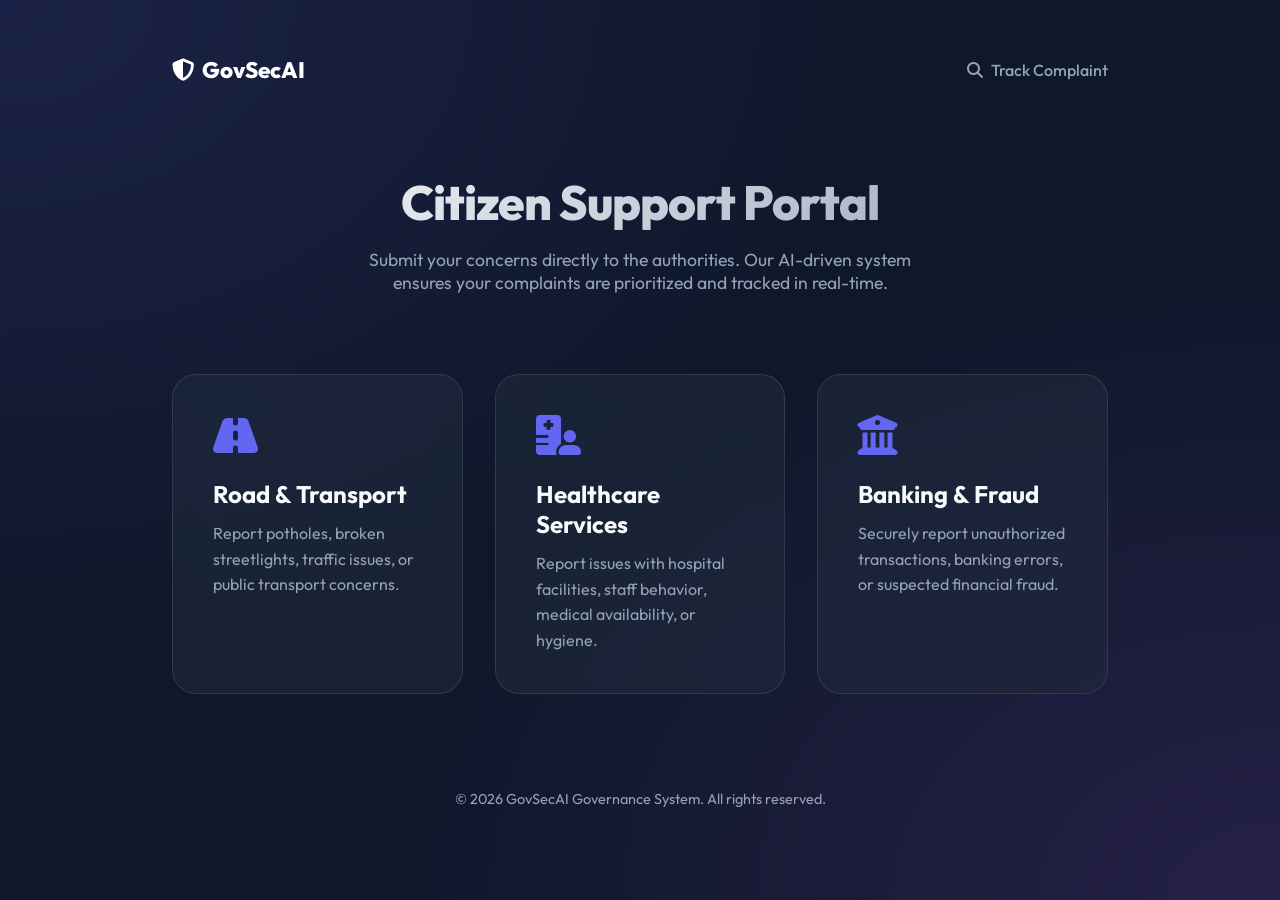
<file: user/index.html>
<!DOCTYPE html>
<html lang="en">
<head>
    <meta charset="UTF-8">
    <meta name="viewport" content="width=device-width, initial-scale=1.0">
    <title>GovSecAI | Citizen Support Portal</title>
    <meta name="description" content="Submit and track civic complaints with GovSecAI. Efficient resolution for Road, Health, and Banking issues.">
    <link href="https://fonts.googleapis.com/css2?family=Outfit:wght@300;400;500;600;700;800&display=swap" rel="stylesheet">
    <link rel="stylesheet" href="https://cdnjs.cloudflare.com/ajax/libs/font-awesome/6.4.0/css/all.min.css">
    <link rel="stylesheet" href="css/user.css">
</head>
<body>
    <div class="container">
        <nav>
            <a href="index.html" class="logo">
                <i class="fas fa-shield-halved"></i>
                GovSecAI
            </a>
            <a href="track.html" class="back-btn">
                <i class="fas fa-magnifying-glass"></i>
                Track Complaint
            </a>
        </nav>

        <header>
            <h1>Citizen Support Portal</h1>
            <p class="subtitle">Submit your concerns directly to the authorities. Our AI-driven system ensures your complaints are prioritized and tracked in real-time.</p>
        </header>

        <div class="category-grid">
            <div class="card" onclick="location.href='submit.html?type=road'">
                <i class="fas fa-road"></i>
                <h3>Road & Transport</h3>
                <p>Report potholes, broken streetlights, traffic issues, or public transport concerns.</p>
            </div>

            <div class="card" onclick="location.href='submit.html?type=health'">
                <i class="fas fa-hospital-user"></i>
                <h3>Healthcare Services</h3>
                <p>Report issues with hospital facilities, staff behavior, medical availability, or hygiene.</p>
            </div>

            <div class="card" onclick="location.href='submit.html?type=banking'">
                <i class="fas fa-building-columns"></i>
                <h3>Banking & Fraud</h3>
                <p>Securely report unauthorized transactions, banking errors, or suspected financial fraud.</p>
            </div>
        </div>

        <footer style="margin-top: 6rem; text-align: center; color: var(--text-muted); font-size: 0.9rem;">
            <p>&copy; 2026 GovSecAI Governance System. All rights reserved.</p>
        </footer>
    </div>
</body>
</html>
</file>
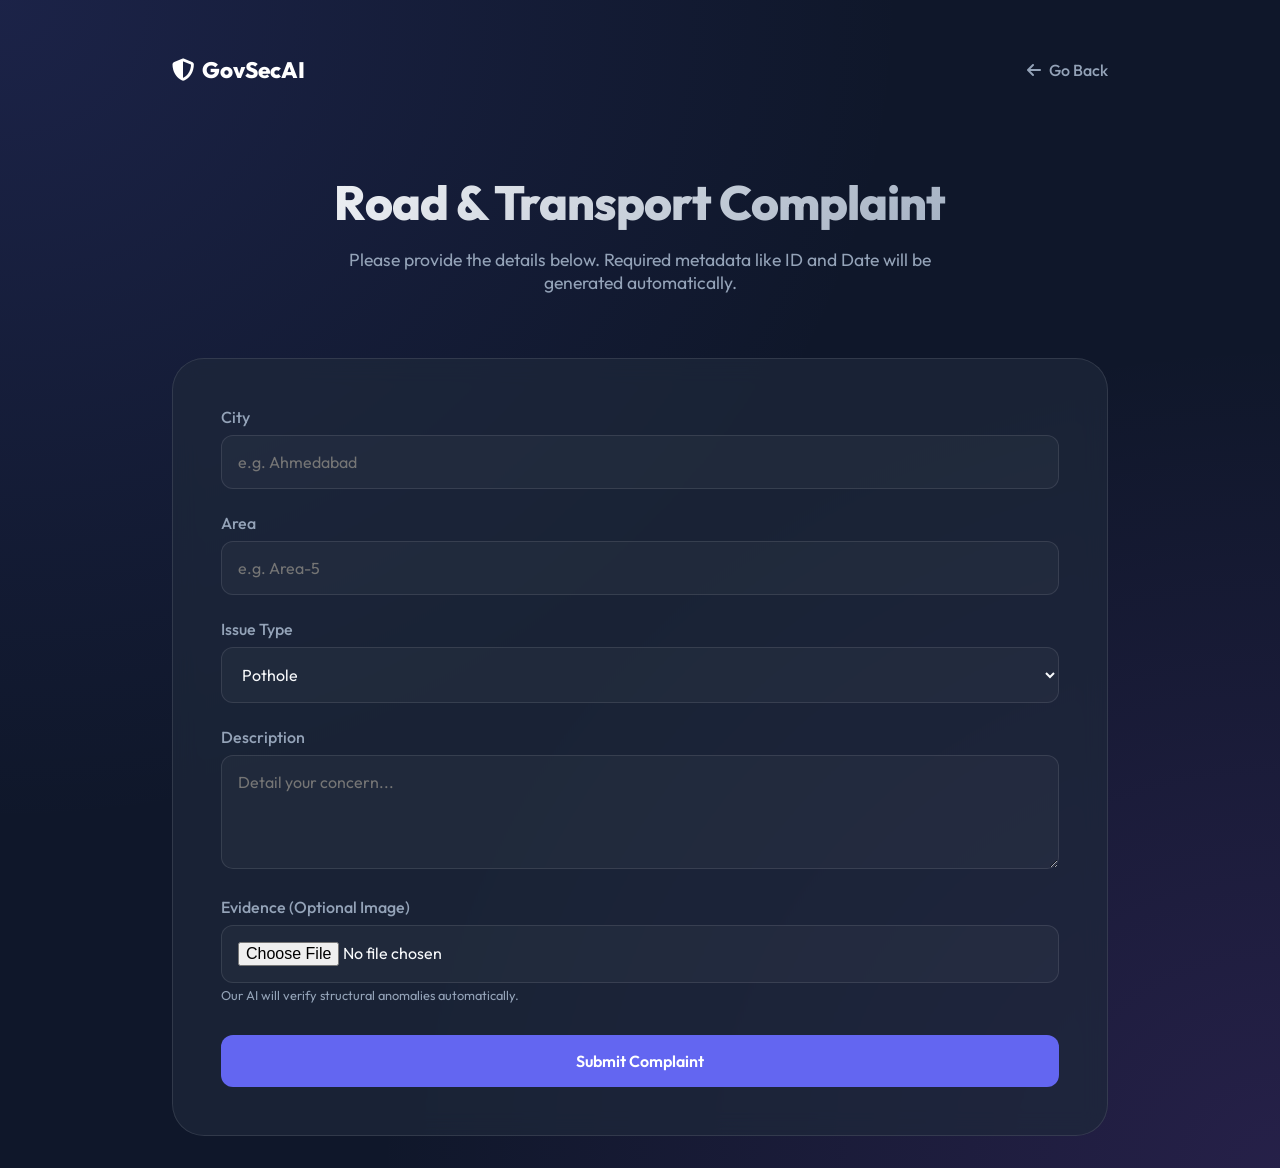
<file: user/submit.html>
<!DOCTYPE html>
<html lang="en">
<head>
    <meta charset="UTF-8">
    <meta name="viewport" content="width=device-width, initial-scale=1.0">
    <title>Submit Complaint | GovSecAI</title>
    <link href="https://fonts.googleapis.com/css2?family=Outfit:wght@300;400;500;600;700;800&display=swap" rel="stylesheet">
    <link rel="stylesheet" href="https://cdnjs.cloudflare.com/ajax/libs/font-awesome/6.4.0/css/all.min.css">
    <link rel="stylesheet" href="css/user.css">
</head>
<body>
    <div class="container">
        <nav>
            <a href="index.html" class="logo">
                <i class="fas fa-shield-halved"></i>
                GovSecAI
            </a>
            <a href="index.html" class="back-btn">
                <i class="fas fa-arrow-left"></i>
                Go Back
            </a>
        </nav>

        <header>
            <h1 id="form-title">Submit Complaint</h1>
            <p class="subtitle" id="form-subtitle">Please provide the details below. Required metadata like ID and Date will be generated automatically.</p>
        </header>

        <div class="form-container">
            <form id="complaint-form">
                <div id="dynamic-fields">
                    <!-- Fields injected by JS -->
                </div>
                
                <div style="margin-top: 2rem;">
                    <button type="submit" class="btn" id="submit-btn text">
                        <span id="btn-text">Submit Complaint</span>
                    </button>
                </div>
            </form>
        </div>

        <div id="success-view" style="display: none;">
            <div class="result-card">
                <i class="fas fa-circle-check" style="font-size: 4rem; color: var(--success); margin-bottom: 1.5rem;"></i>
                <h2>Submission Successful!</h2>
                <p style="color: var(--text-muted); margin-top: 1rem;">Your complaint has been registered. Please save your reference ID to track progress.</p>
                <div class="id-badge" id="ref-id">---------</div>
                <div style="margin-top: 2rem;">
                    <button class="btn" onclick="location.href='index.html'" style="background: var(--glass); border: 1px solid var(--border);">Return Home</button>
                </div>
            </div>
        </div>
    </div>

    <script src="js/user.js"></script>
    <script>
        document.addEventListener('DOMContentLoaded', () => {
            const params = new URLSearchParams(window.location.search);
            const type = params.get('type') || 'road';
            renderForm(type);
        });
    </script>
</body>
</html>
</file>
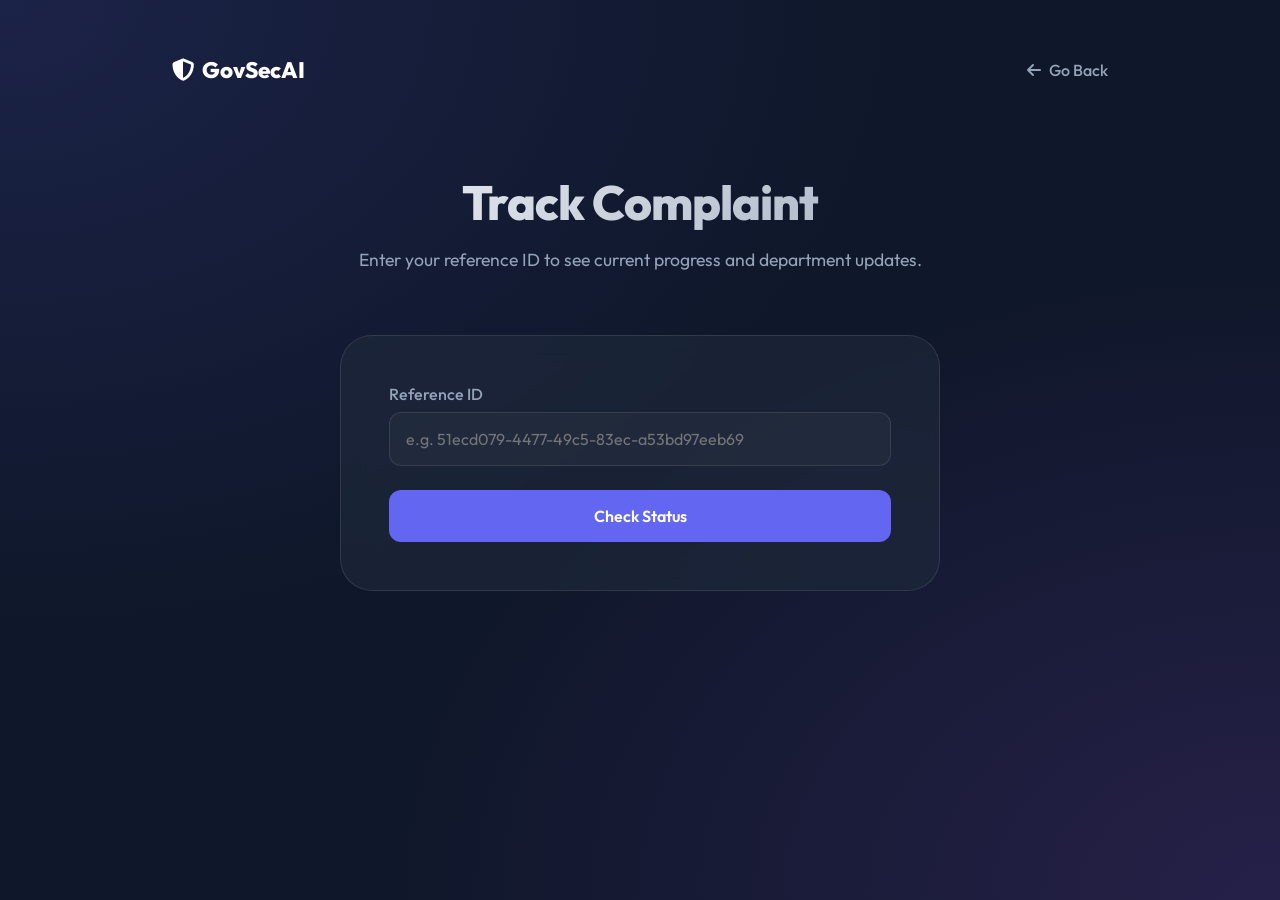
<file: user/track.html>
<!DOCTYPE html>
<html lang="en">
<head>
    <meta charset="UTF-8">
    <meta name="viewport" content="width=device-width, initial-scale=1.0">
    <title>Track Status | GovSecAI</title>
    <link href="https://fonts.googleapis.com/css2?family=Outfit:wght@300;400;500;600;700;800&display=swap" rel="stylesheet">
    <link rel="stylesheet" href="https://cdnjs.cloudflare.com/ajax/libs/font-awesome/6.4.0/css/all.min.css">
    <link rel="stylesheet" href="css/user.css">
</head>
<body>
    <div class="container">
        <nav>
            <a href="index.html" class="logo">
                <i class="fas fa-shield-halved"></i>
                GovSecAI
            </a>
            <a href="index.html" class="back-btn">
                <i class="fas fa-arrow-left"></i>
                Go Back
            </a>
        </nav>

        <header>
            <h1>Track Complaint</h1>
            <p class="subtitle">Enter your reference ID to see current progress and department updates.</p>
        </header>

        <div class="form-container" style="max-width: 600px; margin: 2rem auto;">
            <div class="form-group">
                <label>Reference ID</label>
                <input type="text" id="track-id" placeholder="e.g. 51ecd079-4477-49c5-83ec-a53bd97eeb69">
            </div>
            <button class="btn" onclick="trackComplaint()">Check Status</button>
        </div>

        <div id="recent-history-section" style="display: none;" class="history-container">
            <h2 class="history-title">
                <i class="fas fa-clock-rotate-left"></i>
                Your Recent Complaints
            </h2>
            <div id="history-list" class="history-list">
                <!-- Injected via JS -->
            </div>
        </div>

        <div id="track-result" style="display: none;">
            <div class="result-card">
                <div id="status-badge-container" style="margin-bottom: 1.5rem;">
                    <span class="status-badge status-pending" id="res-status">Pending</span>
                </div>
                <h3 id="res-type">Road Complaint</h3>
                <p id="res-city-area" style="color: var(--text-muted); margin: 0.5rem 0 1.5rem;">Ahmedabad - Area 5</p>
                <div style="text-align: left; background: var(--glass); padding: 1.5rem; border-radius: 1rem; border: 1px solid var(--border);">
                    <label style="font-size: 0.8rem; text-transform: uppercase;">Description</label>
                    <p id="res-desc" style="font-size: 1rem; line-height: 1.6;">Description goes here...</p>
                </div>
            </div>
        </div>

        <div id="track-error" style="display: none; text-align: center; color: #ef4444; margin-top: 2rem;">
            <i class="fas fa-triangle-exclamation" style="font-size: 2rem; margin-bottom: 1rem;"></i>
            <p>We couldn't find a complaint with that ID. Please check and try again.</p>
        </div>
    </div>

    <script src="js/user.js"></script>
</body>
</html>
</file>
<file: user/css/user.css>
:root {
    --primary: #6366f1;
    --primary-hover: #4f46e5;
    --success: #22c55e;
    --bg: #0f172a;
    --card-bg: rgba(30, 41, 59, 0.7);
    --text: #f8fafc;
    --text-muted: #94a3b8;
    --border: rgba(255, 255, 255, 0.1);
    --glass: rgba(255, 255, 255, 0.03);
}

* {
    margin: 0;
    padding: 0;
    box-sizing: border-box;
    font-family: 'Outfit', sans-serif;
}

body {
    background: var(--bg);
    background-image: 
        radial-gradient(at 0% 0%, rgba(99, 102, 241, 0.15) 0, transparent 50%),
        radial-gradient(at 100% 100%, rgba(168, 85, 247, 0.15) 0, transparent 50%);
    color: var(--text);
    min-height: 100vh;
    display: flex;
    flex-direction: column;
    overflow-x: hidden;
}

.container {
    max-width: 1000px;
    margin: 0 auto;
    padding: 2rem;
    width: 100%;
}

header {
    text-align: center;
    padding: 4rem 0 2rem;
}

h1 {
    font-size: 3rem;
    font-weight: 800;
    margin-bottom: 1rem;
    background: linear-gradient(135deg, #fff 0%, #94a3b8 100%);
    -webkit-background-clip: text;
    background-clip: text;
    -webkit-text-fill-color: transparent;
    letter-spacing: -0.02em;
}

p.subtitle {
    color: var(--text-muted);
    font-size: 1.1rem;
    max-width: 600px;
    margin: 0 auto;
}

/* Landing Cards */
.category-grid {
    display: grid;
    grid-template-columns: repeat(auto-fit, minmax(280px, 1fr));
    gap: 2rem;
    margin-top: 3rem;
}

.card {
    background: var(--card-bg);
    backdrop-filter: blur(12px);
    border: 1px solid var(--border);
    padding: 2.5rem;
    border-radius: 1.5rem;
    transition: all 0.3s cubic-bezier(0.4, 0, 0.2, 1);
    cursor: pointer;
    position: relative;
    overflow: hidden;
}

.card::before {
    content: '';
    position: absolute;
    top: 0;
    left: 0;
    right: 0;
    height: 4px;
    background: var(--primary);
    transform: scaleX(0);
    transition: transform 0.3s ease;
    transform-origin: left;
}

.card:hover {
    transform: translateY(-10px);
    background: rgba(30, 41, 59, 0.9);
    border-color: rgba(99, 102, 241, 0.3);
    box-shadow: 0 20px 40px rgba(0, 0, 0, 0.4);
}

.card:hover::before {
    transform: scaleX(1);
}

.card i {
    font-size: 2.5rem;
    color: var(--primary);
    margin-bottom: 1.5rem;
    display: block;
}

.card h3 {
    font-size: 1.5rem;
    margin-bottom: 0.75rem;
}

.card p {
    color: var(--text-muted);
    line-height: 1.6;
}

/* Forms */
.form-container {
    background: var(--card-bg);
    backdrop-filter: blur(12px);
    border: 1px solid var(--border);
    padding: 3rem;
    border-radius: 2rem;
    margin-top: 2rem;
    animation: slideUp 0.6s ease-out;
}

@keyframes slideUp {
    from { opacity: 0; transform: translateY(30px); }
    to { opacity: 1; transform: translateY(0); }
}

.form-group {
    margin-bottom: 1.5rem;
}

label {
    display: block;
    margin-bottom: 0.5rem;
    color: var(--text-muted);
    font-weight: 500;
}

input, select, textarea {
    width: 100%;
    background: var(--glass);
    border: 1px solid var(--border);
    padding: 1rem;
    border-radius: 0.75rem;
    color: var(--text);
    font-size: 1rem;
    transition: all 0.2s ease;
}

input:focus, select:focus, textarea:focus {
    outline: none;
    border-color: var(--primary);
    background: rgba(255, 255, 255, 0.05);
    box-shadow: 0 0 0 4px rgba(99, 102, 241, 0.1);
}

.btn {
    background: var(--primary);
    color: white;
    padding: 1rem 2rem;
    border: none;
    border-radius: 0.75rem;
    font-weight: 600;
    font-size: 1rem;
    cursor: pointer;
    transition: all 0.2s ease;
    width: 100%;
}

.btn:hover {
    background: var(--primary-hover);
    transform: translateY(-2px);
    box-shadow: 0 10px 20px rgba(99, 102, 241, 0.2);
}

/* Status result */
.result-card {
    text-align: center;
    background: var(--card-bg);
    border-radius: 2rem;
    padding: 3rem;
    margin-top: 2rem;
}

.id-badge {
    display: inline-block;
    background: var(--glass);
    padding: 0.5rem 1rem;
    border-radius: 2rem;
    font-family: monospace;
    font-size: 1.2rem;
    border: 1px solid var(--border);
    margin: 1rem 0;
}

.status-badge {
    padding: 0.5rem 1.5rem;
    border-radius: 2rem;
    font-weight: 700;
    text-transform: uppercase;
    letter-spacing: 0.05em;
    font-size: 0.9rem;
}

.status-pending { background: #92400e; color: #fef3c7; }
.status-resolving { background: #1e40af; color: #dbeafe; }
.status-resolved { background: #065f46; color: #d1fae5; }

/* Navbar */
nav {
    display: flex;
    justify-content: space-between;
    align-items: center;
    padding: 1.5rem 0;
}

.logo {
    display: flex;
    align-items: center;
    gap: 0.5rem;
    font-weight: 800;
    font-size: 1.4rem;
    color: white;
    text-decoration: none;
}

.back-btn {
    color: var(--text-muted);
    text-decoration: none;
    display: flex;
    align-items: center;
    gap: 0.5rem;
    font-weight: 500;
    transition: color 0.2s;
}

.back-btn:hover {
    color: var(--text);
}

/* History Section */
.history-container {
    margin-top: 3rem;
    text-align: left;
}

.history-title {
    font-size: 1.1rem;
    font-weight: 700;
    margin-bottom: 1rem;
    display: flex;
    align-items: center;
    gap: 0.5rem;
}

.history-list {
    display: grid;
    grid-template-columns: repeat(auto-fill, minmax(300px, 1fr));
    gap: 1rem;
}

.history-item {
    background: var(--glass);
    border: 1px solid var(--border);
    padding: 1.25rem;
    border-radius: 1rem;
    cursor: pointer;
    transition: all 0.2s;
    display: flex;
    flex-direction: column;
    gap: 0.25rem;
}

.history-item:hover {
    background: rgba(255, 255, 255, 0.08);
    border-color: var(--primary);
    transform: translateX(5px);
}

.history-id {
    font-family: monospace;
    font-size: 0.85rem;
    color: var(--primary);
    white-space: nowrap;
    overflow: hidden;
    text-overflow: ellipsis;
}

.history-label {
    font-size: 0.95rem;
    font-weight: 600;
}

.history-meta {
    font-size: 0.8rem;
    color: var(--text-muted);
}
</file>
